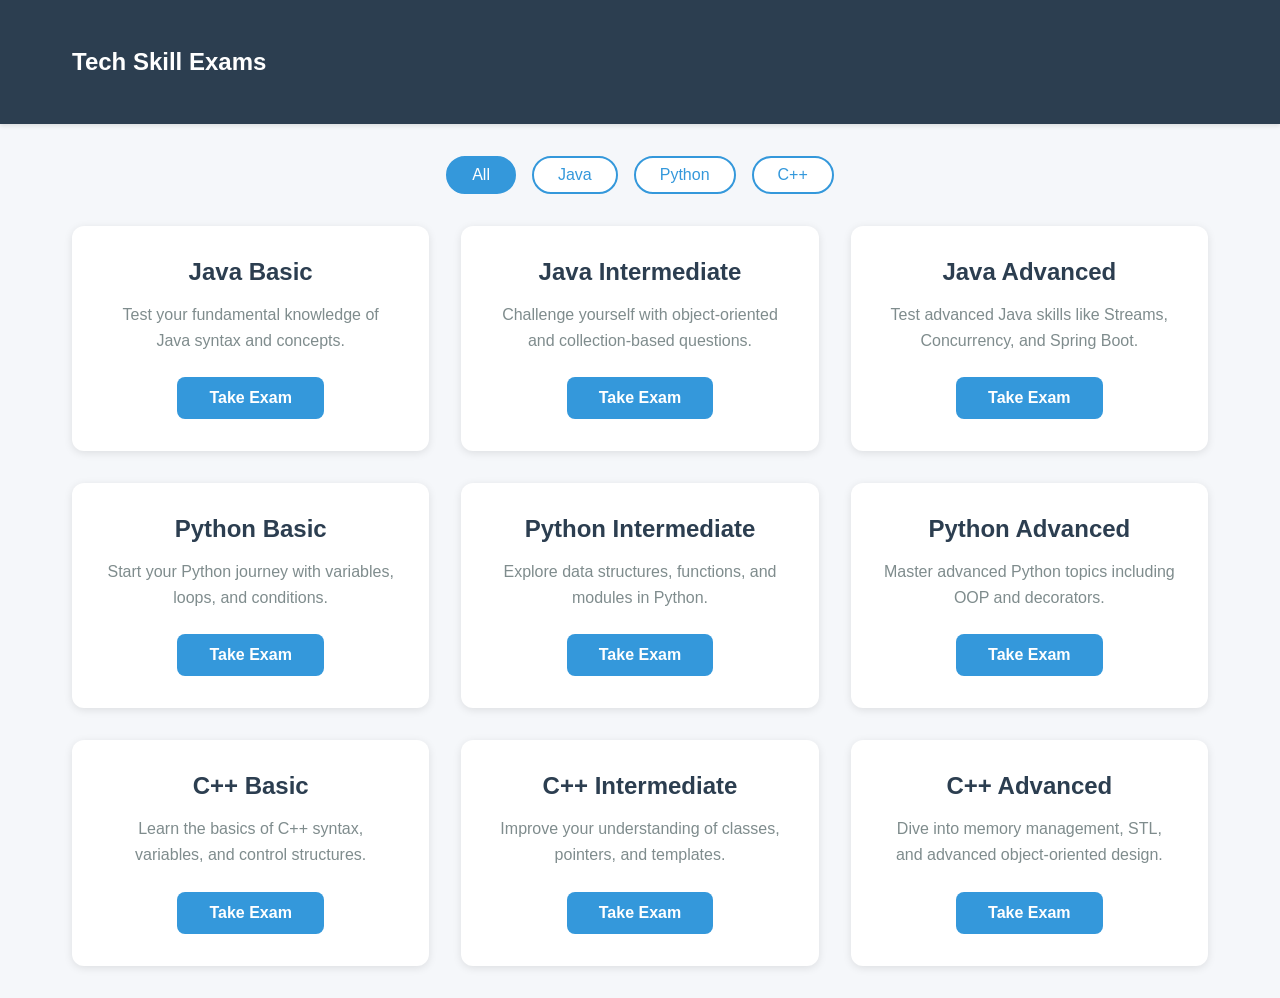
<file: index.html>
<!DOCTYPE html>
<html lang="en">
<head>
  <meta charset="UTF-8">
  <meta name="viewport" content="width=device-width, initial-scale=1.0">
  <title>Tech Skill Exams</title>
  <link rel="stylesheet" href="styles.css">
</head>
<body>
  <nav class="navbar">
    <div class="container">
      <h1>Tech Skill Exams</h1>
    </div>
  </nav>

  <div class="container">
    <div class="filter-tabs">
      <button class="filter-btn active" data-filter="all">All</button>
      <button class="filter-btn" data-filter="java">Java</button>
      <button class="filter-btn" data-filter="python">Python</button>
      <button class="filter-btn" data-filter="cpp">C++</button>
    </div>

    <div class="exams-grid" id="examsGrid">
      <!-- Exams will be loaded here -->
    </div>
  </div>

  <script src="script.js"></script>
</body>
</html>
</file>
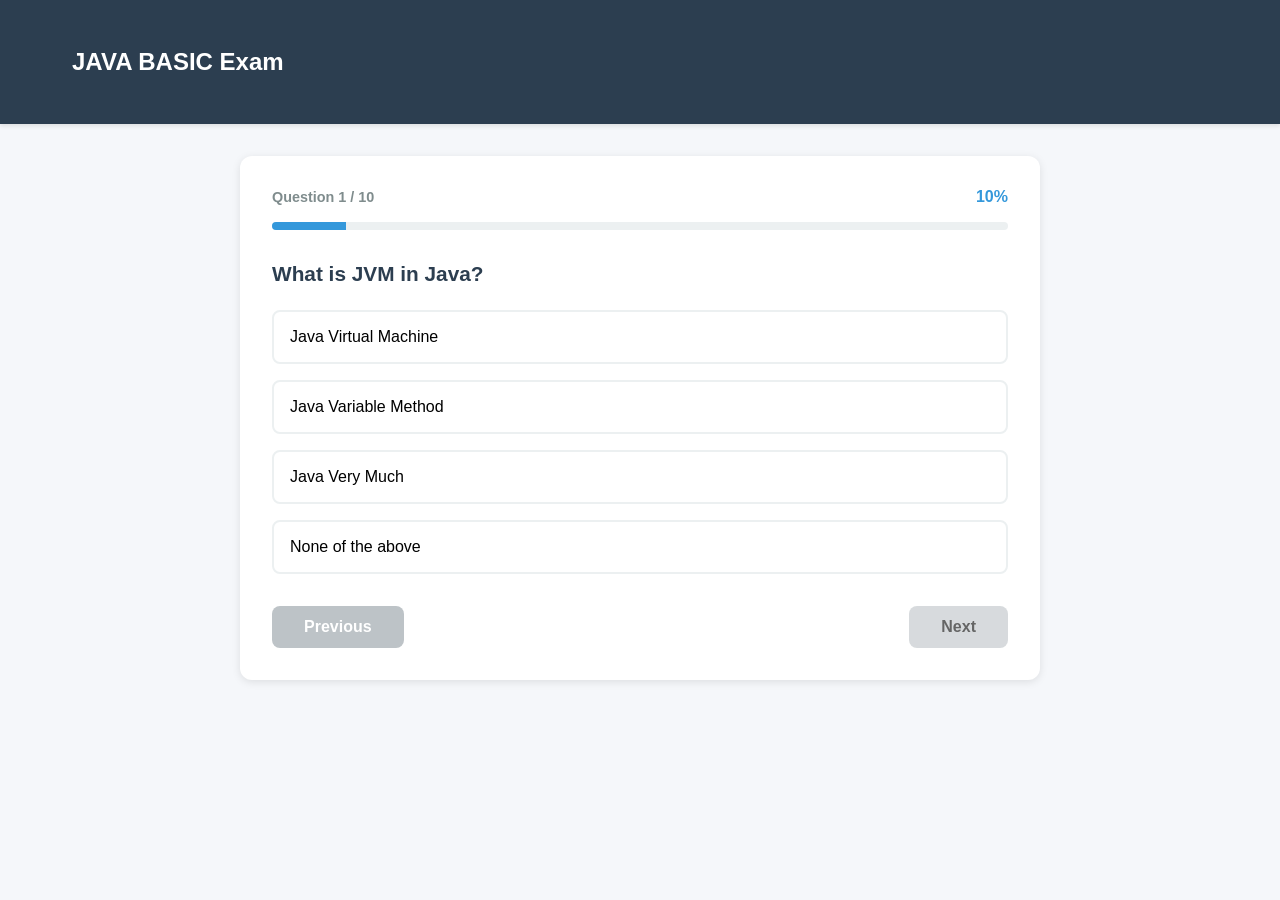
<file: exam.html>
<!DOCTYPE html>
<html lang="en">
<head>
  <meta charset="UTF-8">
  <meta name="viewport" content="width=device-width, initial-scale=1.0">
  <title>Exam - Tech Skill Exams</title>
  <link rel="stylesheet" href="styles.css">
</head>
<body>
  <nav class="navbar">
    <div class="container">
      <h1 id="examTitle">Java Basic Exam</h1>
    </div>
  </nav>

  <div class="container">
    <div class="exam-card">
      <div class="exam-header">
        <div class="question-number" id="questionNumber">Question 1 / 10</div>
        <div class="progress-percentage" id="progressPercentage">10%</div>
      </div>

      <div class="progress-bar">
        <div class="progress-fill" id="progressFill"></div>
      </div>

      <div class="question-content">
        <h2 class="question-text" id="questionText">What is JVM in Java?</h2>

        <div class="options" id="optionsContainer">
          <!-- Options will be loaded here -->
        </div>
      </div>

      <div class="exam-navigation">
        <button class="btn btn-secondary" id="prevBtn" onclick="previousQuestion()">Previous</button>
        <button class="btn btn-primary" id="nextBtn" onclick="nextQuestion()">Next</button>
      </div>
    </div>
  </div>

  <script src="exam.js"></script>
</body>
</html>
</file>
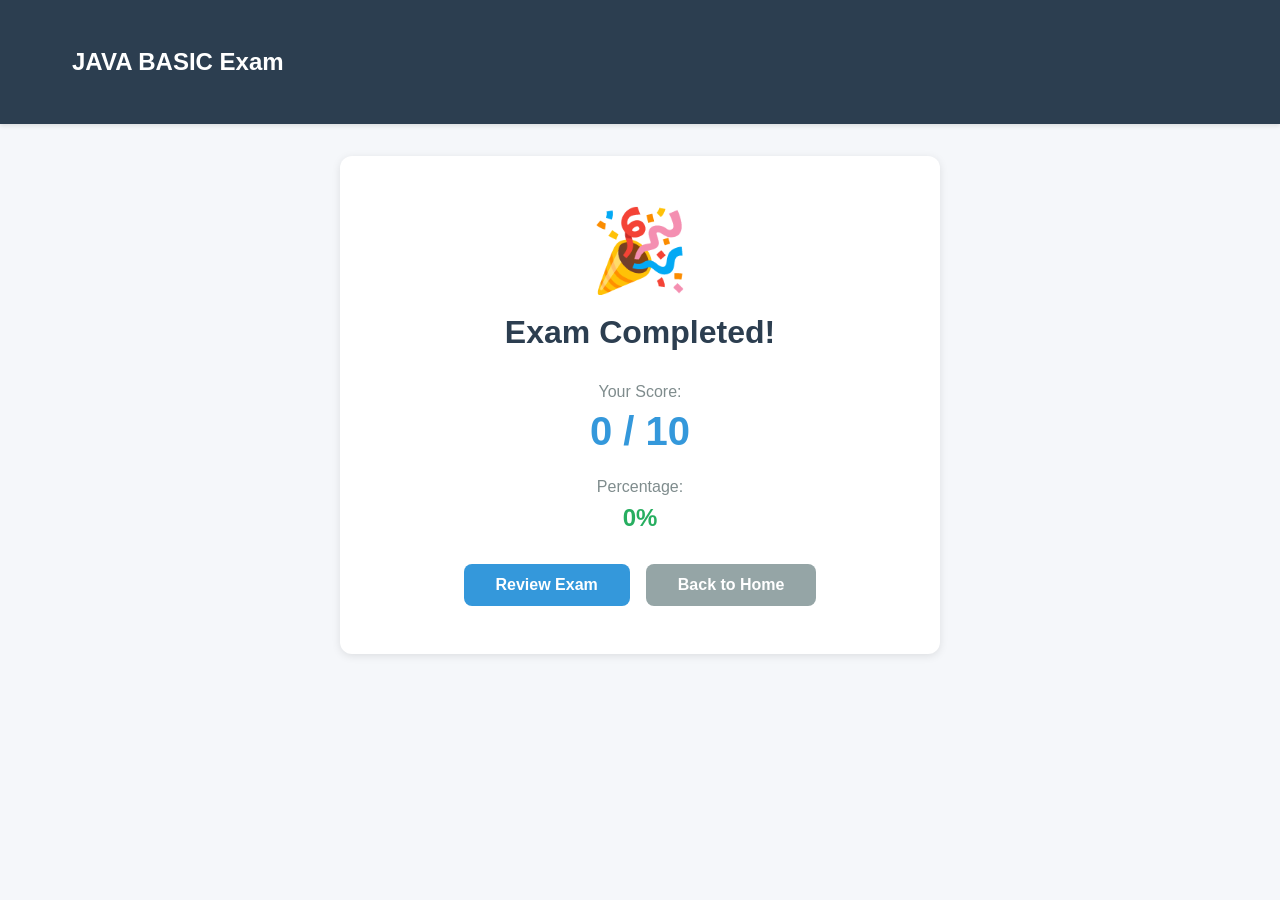
<file: result.html>
<!DOCTYPE html>
<html lang="en">
<head>
  <meta charset="UTF-8">
  <meta name="viewport" content="width=device-width, initial-scale=1.0">
  <title>Exam Result - Tech Skill Exams</title>
  <link rel="stylesheet" href="styles.css">
</head>
<body>
  <nav class="navbar">
    <div class="container">
      <h1 id="examTitle">Java Basic Exam</h1>
    </div>
  </nav>

  <div class="container">
    <div class="result-card">
      <div class="result-icon">🎉</div>
      <h1>Exam Completed!</h1>
      
      <div class="score-display">
        <div class="score-label">Your Score:</div>
        <div class="score-value" id="scoreValue">7 / 10</div>
      </div>

      <div class="percentage-display">
        <div class="percentage-label">Percentage:</div>
        <div class="percentage-value" id="percentageValue">70%</div>
      </div>

      <div class="result-actions">
        <button class="btn btn-primary" onclick="reviewExam()">Review Exam</button>
        <button class="btn btn-secondary" onclick="backToHome()">Back to Home</button>
      </div>
    </div>
  </div>

  <script src="result.js"></script>
</body>
</html>
</file>
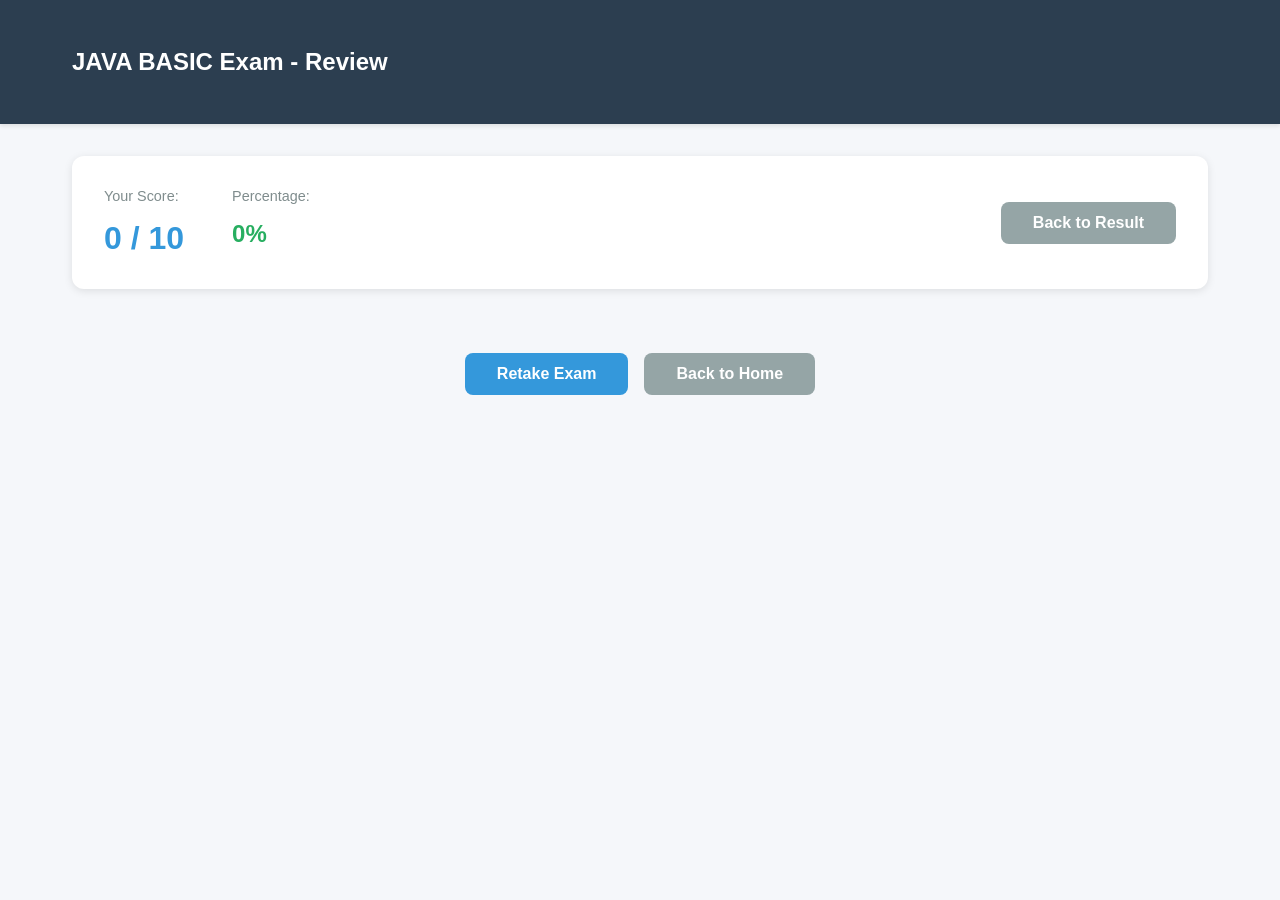
<file: review.html>
<!DOCTYPE html>
<html lang="en">
<head>
  <meta charset="UTF-8">
  <meta name="viewport" content="width=device-width, initial-scale=1.0">
  <title>Review Exam - Tech Skill Exams</title>
  <link rel="stylesheet" href="styles.css">
</head>
<body>
  <nav class="navbar">
    <div class="container">
      <h1 id="examTitle">Java Basic Exam - Review</h1>
    </div>
  </nav>

  <div class="container">
    <div class="review-header">
      <div class="score-summary">
        <div class="score-item">
          <span class="score-label">Your Score:</span>
          <span class="score-value" id="reviewScore">7 / 10</span>
        </div>
        <div class="score-item">
          <span class="score-label">Percentage:</span>
          <span class="percentage-value" id="reviewPercentage">70%</span>
        </div>
      </div>
      <button class="btn btn-secondary" onclick="backToResult()">Back to Result</button>
    </div>

    <div class="review-questions" id="reviewQuestions">
      <!-- Questions will be loaded here -->
    </div>

    <div class="review-footer">
      <button class="btn btn-primary" onclick="retakeExam()">Retake Exam</button>
      <button class="btn btn-secondary" onclick="backToHome()">Back to Home</button>
    </div>
  </div>

  <script src="review.js"></script>
</body>
</html>
</file>
<file: styles.css>
* {
  margin: 0;
  padding: 0;
  box-sizing: border-box;
}

body {
  font-family: -apple-system, BlinkMacSystemFont, 'Segoe UI', Roboto, sans-serif;
  background: #f5f7fa;
  min-height: 100vh;
}

.navbar {
  background: #2c3e50;
  color: white;
  padding: 1rem 0;
  box-shadow: 0 2px 4px rgba(0, 0, 0, 0.1);
}

.navbar h1 {
  font-size: 1.5rem;
  font-weight: 600;
}

.container {
  max-width: 1200px;
  margin: 0 auto;
  padding: 2rem;
}

/* Filter Tabs */
.filter-tabs {
  display: flex;
  gap: 1rem;
  margin-bottom: 2rem;
  justify-content: center;
  flex-wrap: wrap;
}

.filter-btn {
  padding: 0.5rem 1.5rem;
  border: 2px solid #3498db;
  background: white;
  color: #3498db;
  border-radius: 25px;
  font-size: 1rem;
  cursor: pointer;
  transition: all 0.3s ease;
}

.filter-btn:hover {
  background: #3498db;
  color: white;
}

.filter-btn.active {
  background: #3498db;
  color: white;
}

/* Exams Grid */
.exams-grid {
  display: grid;
  grid-template-columns: repeat(auto-fit, minmax(300px, 1fr));
  gap: 2rem;
}

.exam-item {
  background: white;
  border-radius: 12px;
  padding: 2rem;
  box-shadow: 0 2px 8px rgba(0, 0, 0, 0.1);
  text-align: center;
  transition: transform 0.3s ease, box-shadow 0.3s ease;
}

.exam-item:hover {
  transform: translateY(-5px);
  box-shadow: 0 4px 16px rgba(0, 0, 0, 0.15);
}

.exam-item h3 {
  font-size: 1.5rem;
  color: #2c3e50;
  margin-bottom: 1rem;
}

.exam-item p {
  color: #7f8c8d;
  line-height: 1.6;
  margin-bottom: 1.5rem;
}

/* Buttons */
.btn {
  padding: 0.75rem 2rem;
  border: none;
  border-radius: 8px;
  font-size: 1rem;
  font-weight: 600;
  cursor: pointer;
  transition: all 0.3s ease;
}

.btn-primary {
  background: #3498db;
  color: white;
}

.btn-primary:hover {
  background: #2980b9;
}

.btn-secondary {
  background: #95a5a6;
  color: white;
}

.btn-secondary:hover {
  background: #7f8c8d;
}

.btn:disabled {
  background: #bdc3c7;
  cursor: not-allowed;
}

.btn-disabled {
  background: #bdc3c7 !important;
  cursor: not-allowed !important;
  opacity: 0.6;
}

/* Exam Card */
.exam-card {
  background: white;
  border-radius: 12px;
  padding: 2rem;
  box-shadow: 0 2px 8px rgba(0, 0, 0, 0.1);
  max-width: 800px;
  margin: 0 auto;
}

.exam-header {
  display: flex;
  justify-content: space-between;
  align-items: center;
  margin-bottom: 1rem;
}

.question-number {
  font-size: 1rem;
  color: #2c3e50;
  font-weight: 600;
}

.progress-percentage {
  font-size: 1rem;
  color: #3498db;
  font-weight: 600;
}

.progress-bar {
  width: 100%;
  height: 8px;
  background: #ecf0f1;
  border-radius: 4px;
  overflow: hidden;
  margin-bottom: 2rem;
}

.progress-fill {
  height: 100%;
  background: #3498db;
  transition: width 0.3s ease;
}

.question-content {
  margin-bottom: 2rem;
}

.question-text {
  font-size: 1.3rem;
  color: #2c3e50;
  margin-bottom: 1.5rem;
}

.options {
  display: flex;
  flex-direction: column;
  gap: 1rem;
}

.option {
  padding: 1rem;
  border: 2px solid #ecf0f1;
  border-radius: 8px;
  background: white;
  cursor: pointer;
  transition: all 0.3s ease;
  text-align: left;
}

.option:hover {
  border-color: #3498db;
  background: #f8f9fa;
}

.option.selected {
  border-color: #3498db;
  background: #e3f2fd;
  animation: selectPulse 0.3s ease;
}

@keyframes selectPulse {
  0% {
    transform: scale(1);
  }
  50% {
    transform: scale(1.02);
  }
  100% {
    transform: scale(1);
  }
}

.option.correct {
  border-color: #27ae60;
  background: #d5f4e6;
}

.option.incorrect {
  border-color: #e74c3c;
  background: #fadbd8;
}

.exam-navigation {
  display: flex;
  justify-content: space-between;
  gap: 1rem;
}

/* Result Card */
.result-card {
  background: white;
  border-radius: 12px;
  padding: 3rem;
  box-shadow: 0 2px 8px rgba(0, 0, 0, 0.1);
  max-width: 600px;
  margin: 0 auto;
  text-align: center;
}

.result-icon {
  font-size: 5rem;
  margin-bottom: 1rem;
}

.result-card h1 {
  font-size: 2rem;
  color: #2c3e50;
  margin-bottom: 2rem;
}

.score-display, .percentage-display {
  margin-bottom: 1.5rem;
}

.score-label, .percentage-label {
  font-size: 1rem;
  color: #7f8c8d;
  margin-bottom: 0.5rem;
}

.score-value {
  font-size: 2.5rem;
  color: #3498db;
  font-weight: 700;
}

.percentage-value {
  font-size: 1.5rem;
  color: #27ae60;
  font-weight: 600;
}

.result-actions {
  display: flex;
  gap: 1rem;
  justify-content: center;
  margin-top: 2rem;
}

/* Responsive */
@media (max-width: 768px) {
  .container {
    padding: 1rem;
  }

  .exams-grid {
    grid-template-columns: 1fr;
  }

  .exam-card, .result-card {
    padding: 1.5rem;
  }

  .exam-navigation {
    flex-direction: column;
  }

  .result-actions {
    flex-direction: column;
  }

  .btn {
    width: 100%;
  }
}


/* Review Page Styles */
.review-header {
  background: white;
  border-radius: 12px;
  padding: 2rem;
  margin-bottom: 2rem;
  box-shadow: 0 2px 8px rgba(0, 0, 0, 0.1);
  display: flex;
  justify-content: space-between;
  align-items: center;
  flex-wrap: wrap;
  gap: 1rem;
}

.score-summary {
  display: flex;
  gap: 3rem;
  flex-wrap: wrap;
}

.score-item {
  display: flex;
  flex-direction: column;
  gap: 0.5rem;
}

.score-item .score-label {
  font-size: 0.9rem;
  color: #7f8c8d;
}

.score-item .score-value {
  font-size: 2rem;
  color: #3498db;
  font-weight: 700;
}

.score-item .percentage-value {
  font-size: 1.5rem;
  color: #27ae60;
  font-weight: 600;
}

.review-questions {
  display: flex;
  flex-direction: column;
  gap: 2rem;
  margin-bottom: 2rem;
}

.review-question-card {
  background: white;
  border-radius: 12px;
  padding: 2rem;
  box-shadow: 0 2px 8px rgba(0, 0, 0, 0.1);
  border-left: 4px solid #95a5a6;
}

.review-question-card.correct-answer {
  border-left-color: #27ae60;
}

.review-question-card.incorrect-answer {
  border-left-color: #e74c3c;
}

.review-question-header {
  display: flex;
  justify-content: space-between;
  align-items: center;
  margin-bottom: 1rem;
  flex-wrap: wrap;
  gap: 1rem;
}

.question-info {
  display: flex;
  align-items: center;
  gap: 1rem;
  flex-wrap: wrap;
}

.question-number {
  font-size: 0.9rem;
  color: #7f8c8d;
  font-weight: 600;
}

.answer-status {
  padding: 0.25rem 0.75rem;
  border-radius: 20px;
  font-size: 0.85rem;
  font-weight: 600;
}

.status-correct {
  background: #d5f4e6;
  color: #27ae60;
}

.status-incorrect {
  background: #fadbd8;
  color: #e74c3c;
}

.review-question-text {
  font-size: 1.2rem;
  color: #2c3e50;
  margin-bottom: 1.5rem;
  line-height: 1.6;
}

.review-options {
  display: flex;
  flex-direction: column;
  gap: 1rem;
}

.review-option {
  display: flex;
  align-items: center;
  gap: 1rem;
  padding: 1rem;
  border: 2px solid #ecf0f1;
  border-radius: 8px;
  background: white;
  position: relative;
}

.option-letter {
  width: 32px;
  height: 32px;
  border-radius: 50%;
  background: #ecf0f1;
  color: #7f8c8d;
  display: flex;
  align-items: center;
  justify-content: center;
  font-weight: 600;
  flex-shrink: 0;
}

.option-text {
  flex: 1;
  color: #2c3e50;
}

.option-badge {
  padding: 0.25rem 0.75rem;
  border-radius: 20px;
  font-size: 0.75rem;
  font-weight: 600;
  background: #3498db;
  color: white;
}

.option-badge.correct-badge {
  background: #27ae60;
}

.review-option.user-answer {
  border-color: #3498db;
  background: #e3f2fd;
}

.review-option.user-answer.incorrect {
  border-color: #e74c3c;
  background: #fadbd8;
}

.review-option.user-answer.incorrect .option-letter {
  background: #e74c3c;
  color: white;
}

.review-option.correct-answer {
  border-color: #27ae60;
  background: #d5f4e6;
}

.review-option.correct-answer .option-letter {
  background: #27ae60;
  color: white;
}

.review-footer {
  display: flex;
  gap: 1rem;
  justify-content: center;
  flex-wrap: wrap;
}

/* Responsive for Review Page */
@media (max-width: 768px) {
  .review-header {
    flex-direction: column;
    align-items: stretch;
  }

  .score-summary {
    justify-content: space-around;
  }

  .review-footer {
    flex-direction: column;
  }

  .review-footer .btn {
    width: 100%;
  }
}
</file>
